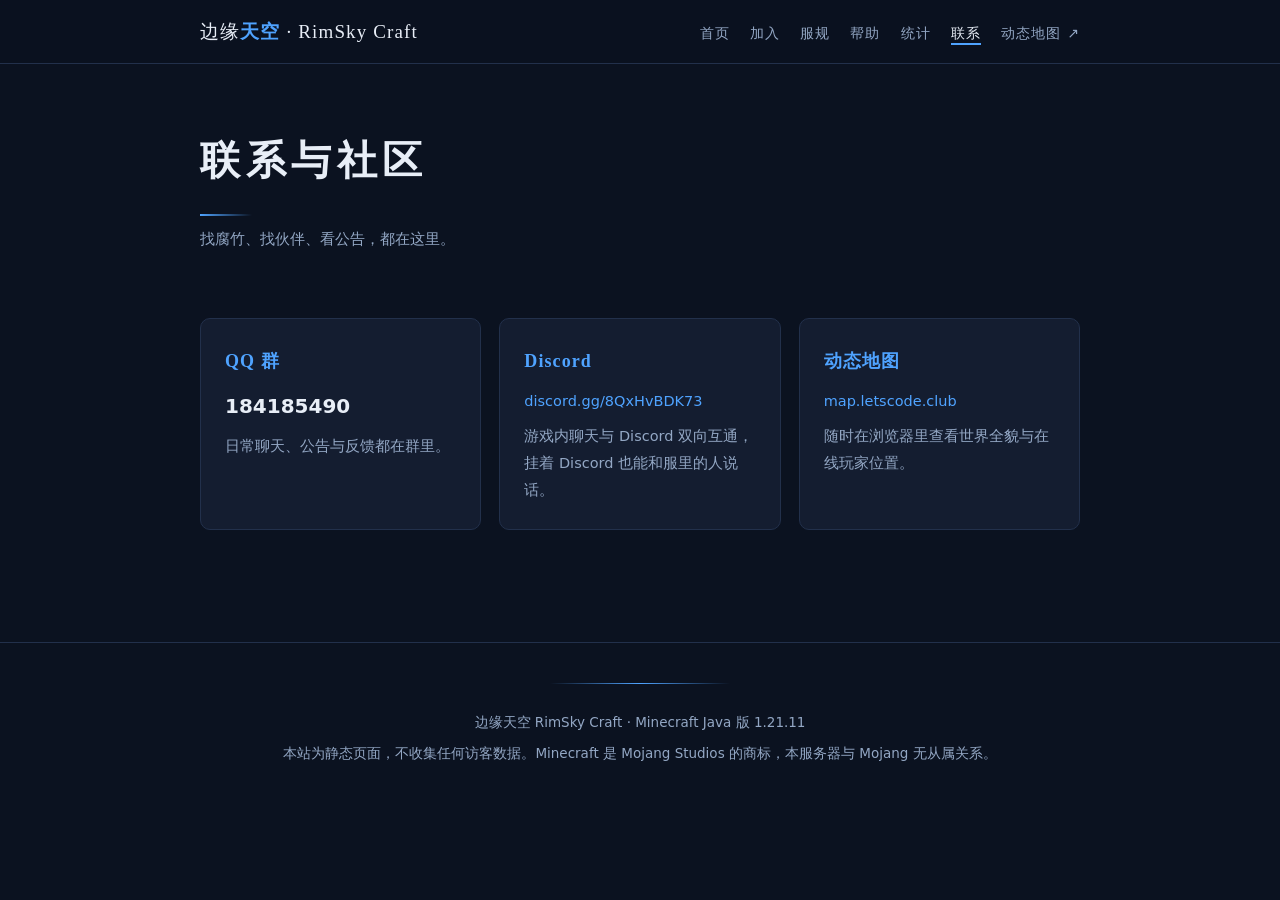
<file: rimsky-web/contact.html>
<!DOCTYPE html>
<html lang="zh-CN">
<head>
<meta charset="UTF-8">
  <link rel="icon" href="favicon.png" type="image/png">
  <link rel="icon" href="favicon.ico" sizes="any">
  <link rel="apple-touch-icon" href="apple-touch-icon.png">
<meta name="viewport" content="width=device-width, initial-scale=1">
<title>联系与社区 · 边缘天空 RimSky Craft</title>
<meta name="description" content="联系边缘天空 RimSky Craft 团队与社区：反馈问题、举报违规、加入玩家社群。">
<link rel="canonical" href="https://rimsky.letscode.club/contact.html">
<link rel="manifest" href="site.webmanifest">
<meta property="og:site_name" content="边缘天空 RimSky Craft">
<meta property="og:type" content="website">
<meta property="og:locale" content="zh_CN">
<meta property="og:title" content="联系与社区 · 边缘天空 RimSky Craft">
<meta property="og:description" content="联系边缘天空 RimSky Craft 团队与社区：反馈问题、举报违规、加入玩家社群。">
<meta property="og:url" content="https://rimsky.letscode.club/contact.html">
<meta property="og:image" content="https://rimsky.letscode.club/img/og-card.png">
<meta property="og:image:width" content="1200">
<meta property="og:image:height" content="630">
<meta property="og:image:alt" content="边缘天空 RimSky Craft — Minecraft 生存服务器">
<meta name="twitter:card" content="summary_large_image">
<meta name="twitter:title" content="联系与社区 · 边缘天空 RimSky Craft">
<meta name="twitter:description" content="联系边缘天空 RimSky Craft 团队与社区：反馈问题、举报违规、加入玩家社群。">
<meta name="twitter:image" content="https://rimsky.letscode.club/img/og-card.png">
<link rel="stylesheet" href="style.css">
</head>
<body>
<nav>
  <div class="nav-inner">
    <span class="brand">边缘<b>天空</b> · RimSky Craft</span>
    <ul>
      <li><a href="index.html">首页</a></li>
      <li><a href="join.html">加入</a></li>
      <li><a href="rules.html">服规</a></li>
      <li><a href="help.html">帮助</a></li>
      <li><a href="stats.html">统计</a></li>
      <li><a href="contact.html" class="on">联系</a></li>
      <li><a href="https://map.letscode.club/" target="_blank" rel="noopener">动态地图 ↗</a></li>
    </ul>
  </div>
</nav>
<header class="page">
  <h1>联系与社区</h1>
  <p>找腐竹、找伙伴、看公告，都在这里。</p>
</header>
<main>
<section>
  <div class="cards">
    <div class="card">
      <h3>QQ 群</h3>
      <p style="font-size:20px;color:var(--text)"><b>184185490</b></p>
      <p>日常聊天、公告与反馈都在群里。</p>
    </div>
    <div class="card">
      <h3>Discord</h3>
      <p><a href="https://discord.gg/8QxHvBDK73" target="_blank" rel="noopener">discord.gg/8QxHvBDK73</a></p>
      <p>游戏内聊天与 Discord 双向互通，挂着 Discord 也能和服里的人说话。</p>
    </div>
    <div class="card">
      <h3>动态地图</h3>
      <p><a href="https://map.letscode.club/" target="_blank" rel="noopener">map.letscode.club</a></p>
      <p>随时在浏览器里查看世界全貌与在线玩家位置。</p>
    </div>
  </div>
</section>
</main>
<footer>
  <div class="horizon" aria-hidden="true"></div>
  <p>边缘天空 RimSky Craft · Minecraft Java 版 1.21.11</p>
  <p>本站为静态页面，不收集任何访客数据。Minecraft 是 Mojang Studios 的商标，本服务器与 Mojang 无从属关系。</p>
</footer>
</body></html>
</file>
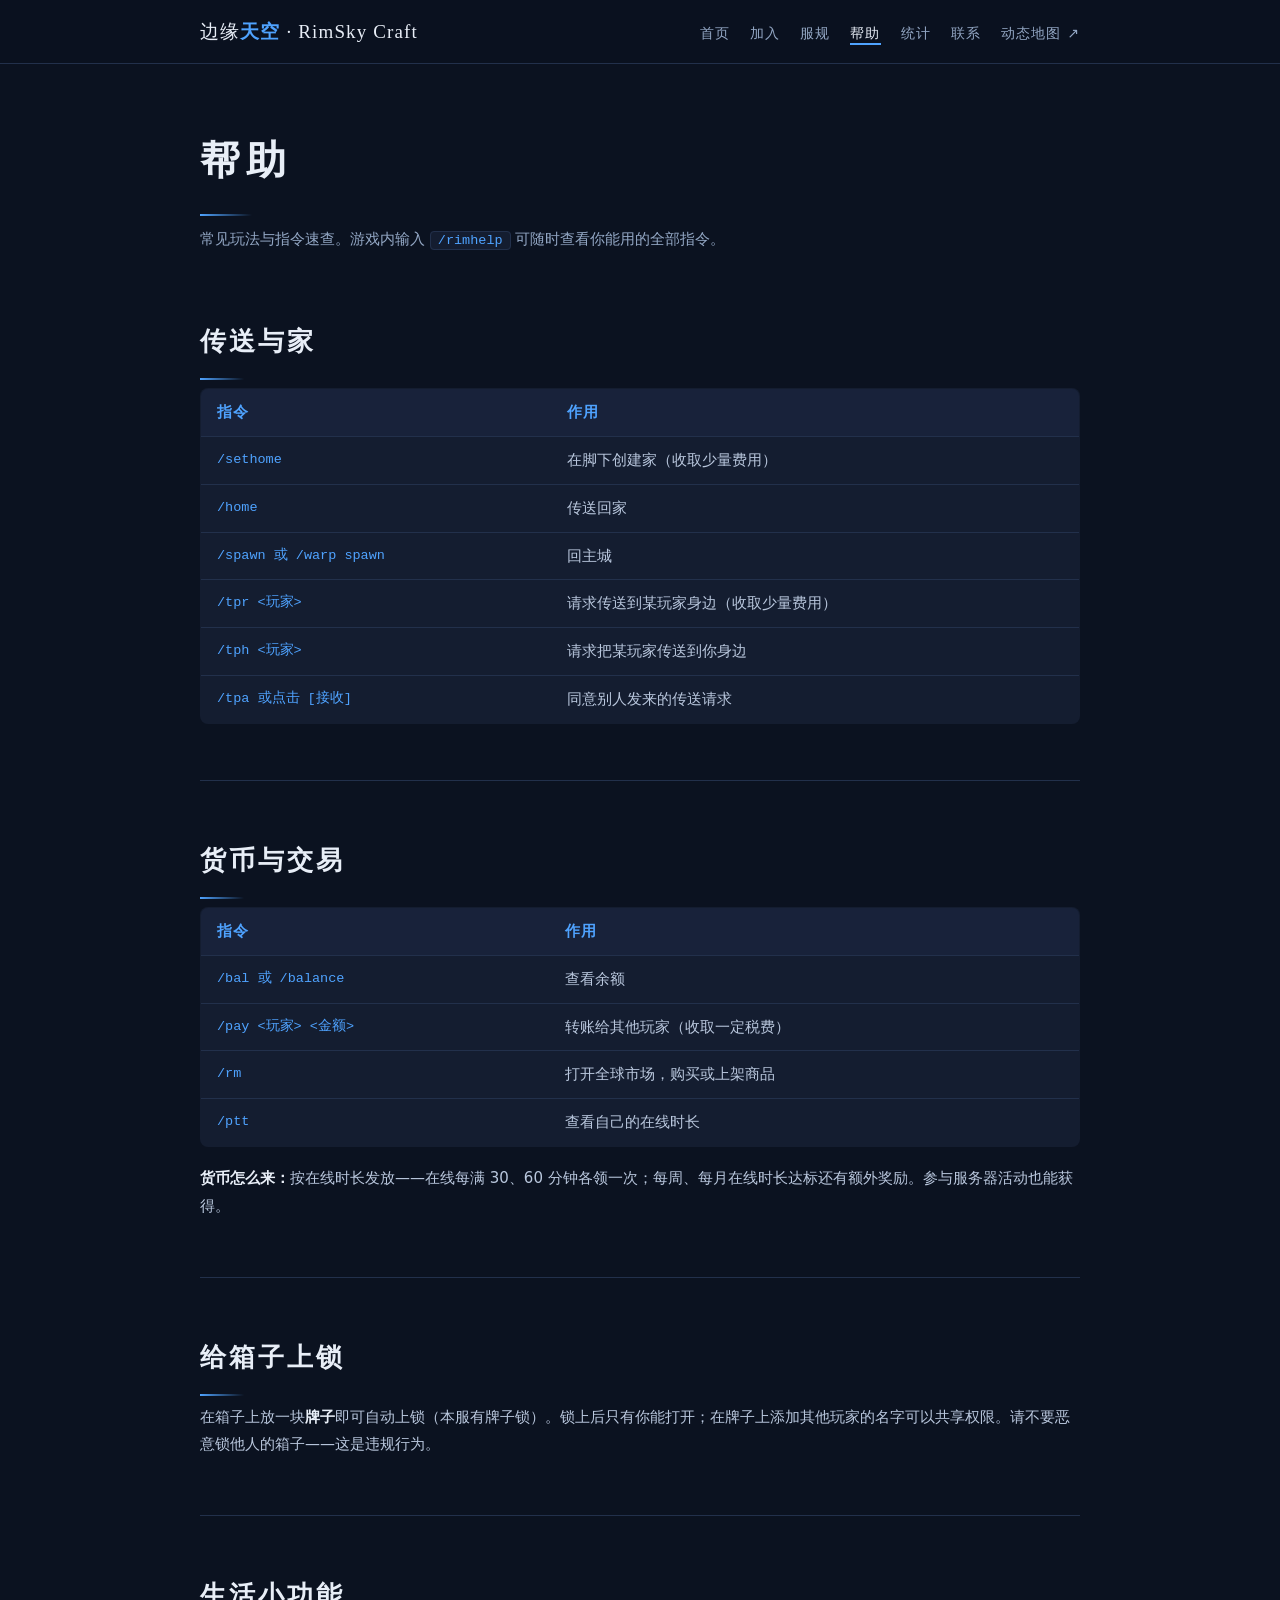
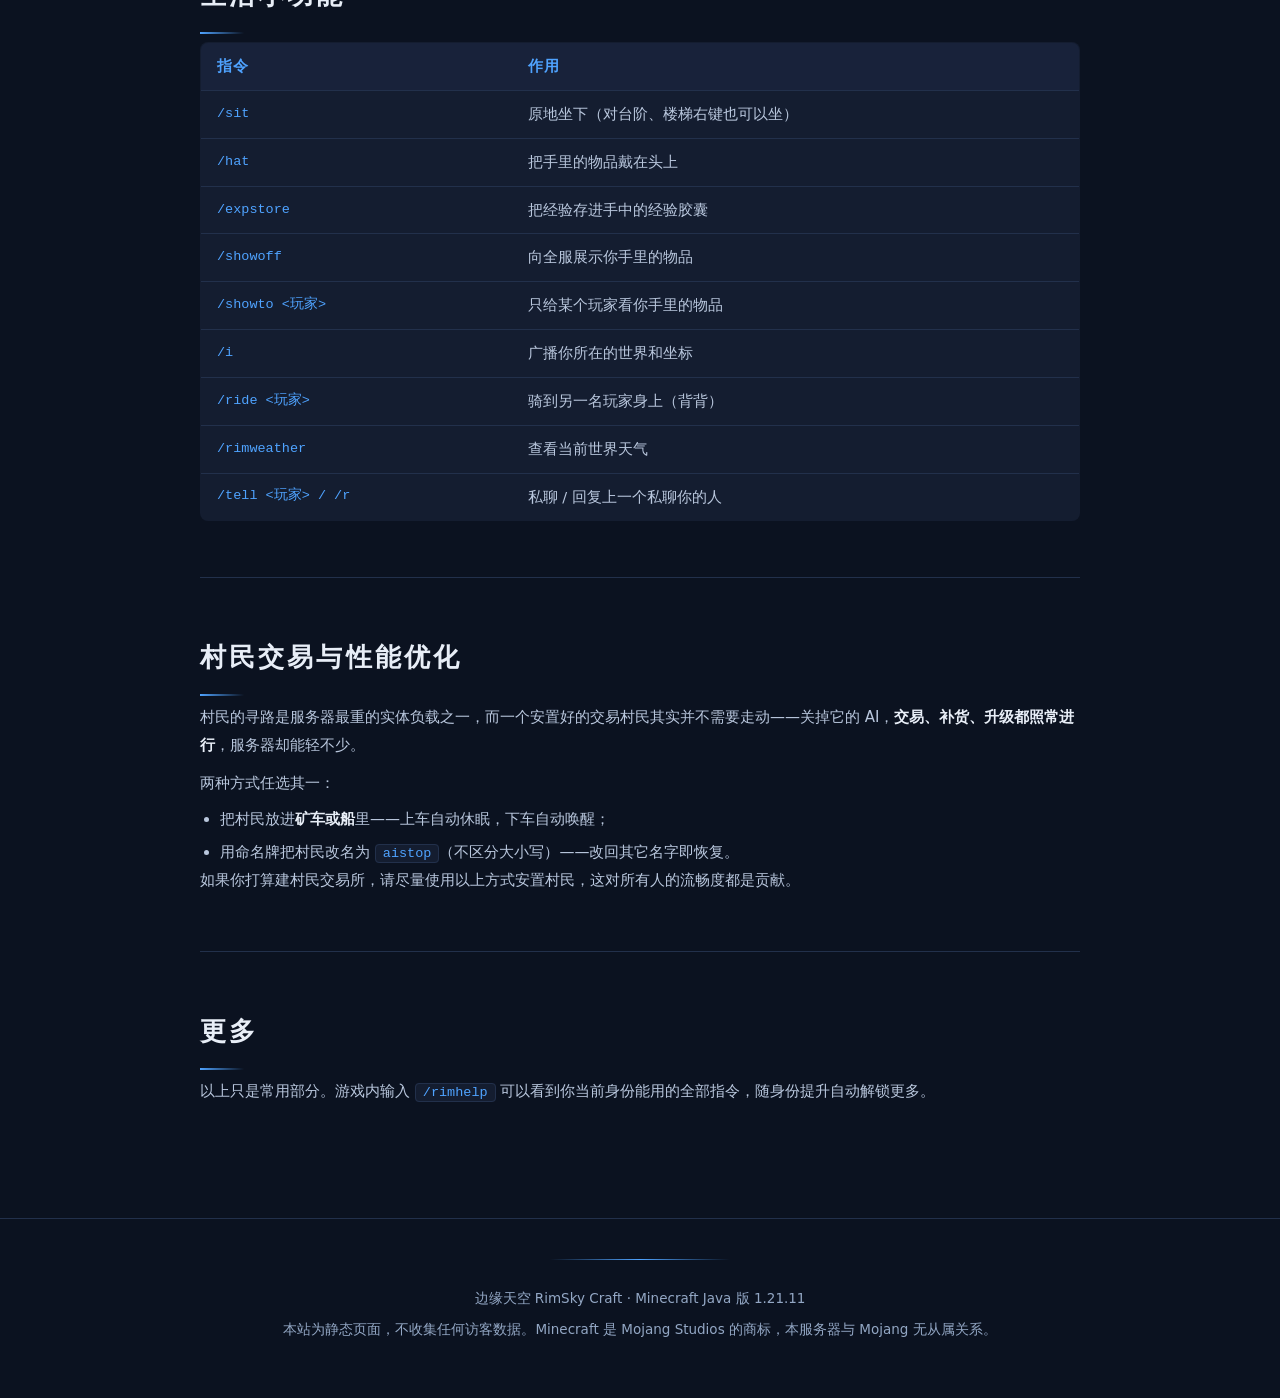
<file: rimsky-web/help.html>
<!DOCTYPE html>
<html lang="zh-CN">
<head>
<meta charset="UTF-8">
  <link rel="icon" href="favicon.png" type="image/png">
  <link rel="icon" href="favicon.ico" sizes="any">
  <link rel="apple-touch-icon" href="apple-touch-icon.png">
<meta name="viewport" content="width=device-width, initial-scale=1">
<title>帮助 · 边缘天空 RimSky Craft</title>
<meta name="description" content="边缘天空 RimSky Craft 帮助中心：常用指令、经济商店、传送、领地保护与自定义附魔系统说明。">
<link rel="canonical" href="https://rimsky.letscode.club/help.html">
<link rel="manifest" href="site.webmanifest">
<meta property="og:site_name" content="边缘天空 RimSky Craft">
<meta property="og:type" content="website">
<meta property="og:locale" content="zh_CN">
<meta property="og:title" content="帮助 · 边缘天空 RimSky Craft">
<meta property="og:description" content="边缘天空 RimSky Craft 帮助中心：常用指令、经济商店、传送、领地保护与自定义附魔系统说明。">
<meta property="og:url" content="https://rimsky.letscode.club/help.html">
<meta property="og:image" content="https://rimsky.letscode.club/img/og-card.png">
<meta property="og:image:width" content="1200">
<meta property="og:image:height" content="630">
<meta property="og:image:alt" content="边缘天空 RimSky Craft — Minecraft 生存服务器">
<meta name="twitter:card" content="summary_large_image">
<meta name="twitter:title" content="帮助 · 边缘天空 RimSky Craft">
<meta name="twitter:description" content="边缘天空 RimSky Craft 帮助中心：常用指令、经济商店、传送、领地保护与自定义附魔系统说明。">
<meta name="twitter:image" content="https://rimsky.letscode.club/img/og-card.png">
<link rel="stylesheet" href="style.css">
</head>
<body>
<nav>
  <div class="nav-inner">
    <span class="brand">边缘<b>天空</b> · RimSky Craft</span>
    <ul>
      <li><a href="index.html">首页</a></li>
      <li><a href="join.html">加入</a></li>
      <li><a href="rules.html">服规</a></li>
      <li><a href="help.html" class="on">帮助</a></li>
      <li><a href="stats.html">统计</a></li>
      <li><a href="contact.html">联系</a></li>
      <li><a href="https://map.letscode.club/" target="_blank" rel="noopener">动态地图 ↗</a></li>
    </ul>
  </div>
</nav>
<header class="page">
  <h1>帮助</h1>
  <p>常见玩法与指令速查。游戏内输入 <code>/rimhelp</code> 可随时查看你能用的全部指令。</p>
</header>
<main>
<section>
  <h2>传送与家</h2>
  <table>
    <tr><th>指令</th><th>作用</th></tr>
    <tr><td>/sethome</td><td>在脚下创建家（收取少量费用）</td></tr>
    <tr><td>/home</td><td>传送回家</td></tr>
    <tr><td>/spawn 或 /warp spawn</td><td>回主城</td></tr>
    <tr><td>/tpr &lt;玩家&gt;</td><td>请求传送到某玩家身边（收取少量费用）</td></tr>
    <tr><td>/tph &lt;玩家&gt;</td><td>请求把某玩家传送到你身边</td></tr>
    <tr><td>/tpa 或点击 [接收]</td><td>同意别人发来的传送请求</td></tr>
  </table>
</section>
<section>
  <h2>货币与交易</h2>
  <table>
    <tr><th>指令</th><th>作用</th></tr>
    <tr><td>/bal 或 /balance</td><td>查看余额</td></tr>
    <tr><td>/pay &lt;玩家&gt; &lt;金额&gt;</td><td>转账给其他玩家（收取一定税费）</td></tr>
    <tr><td>/rm</td><td>打开全球市场，购买或上架商品</td></tr>
    <tr><td>/ptt</td><td>查看自己的在线时长</td></tr>
  </table>
  <div class="prose" style="margin-top:18px">
    <p><b>货币怎么来：</b>按在线时长发放——在线每满 30、60 分钟各领一次；每周、每月在线时长达标还有额外奖励。参与服务器活动也能获得。</p>
  </div>
</section>
<section class="prose">
  <h2>给箱子上锁</h2>
  <p>在箱子上放一块<b>牌子</b>即可自动上锁（本服有牌子锁）。锁上后只有你能打开；在牌子上添加其他玩家的名字可以共享权限。请不要恶意锁他人的箱子——这是违规行为。</p>
</section>
<section>
  <h2>生活小功能</h2>
  <table>
    <tr><th>指令</th><th>作用</th></tr>
    <tr><td>/sit</td><td>原地坐下（对台阶、楼梯右键也可以坐）</td></tr>
    <tr><td>/hat</td><td>把手里的物品戴在头上</td></tr>
    <tr><td>/expstore</td><td>把经验存进手中的经验胶囊</td></tr>
    <tr><td>/showoff</td><td>向全服展示你手里的物品</td></tr>
    <tr><td>/showto &lt;玩家&gt;</td><td>只给某个玩家看你手里的物品</td></tr>
    <tr><td>/i</td><td>广播你所在的世界和坐标</td></tr>
    <tr><td>/ride &lt;玩家&gt;</td><td>骑到另一名玩家身上（背背）</td></tr>
    <tr><td>/rimweather</td><td>查看当前世界天气</td></tr>
    <tr><td>/tell &lt;玩家&gt; / /r</td><td>私聊 / 回复上一个私聊你的人</td></tr>
  </table>
</section>
<section class="prose">
  <h2>村民交易与性能优化</h2>
  <p>村民的寻路是服务器最重的实体负载之一，而一个安置好的交易村民其实并不需要走动——关掉它的 AI，<b>交易、补货、升级都照常进行</b>，服务器却能轻不少。</p>
  <p>两种方式任选其一：</p>
  <ul>
    <li>把村民放进<b>矿车或船</b>里——上车自动休眠，下车自动唤醒；</li>
    <li>用命名牌把村民改名为 <code>aistop</code>（不区分大小写）——改回其它名字即恢复。</li>
  </ul>
  <p>如果你打算建村民交易所，请尽量使用以上方式安置村民，这对所有人的流畅度都是贡献。</p>
</section>
<section class="prose">
  <h2>更多</h2>
  <p>以上只是常用部分。游戏内输入 <code>/rimhelp</code> 可以看到你当前身份能用的全部指令，随身份提升自动解锁更多。</p>
</section>
</main>
<footer>
  <div class="horizon" aria-hidden="true"></div>
  <p>边缘天空 RimSky Craft · Minecraft Java 版 1.21.11</p>
  <p>本站为静态页面，不收集任何访客数据。Minecraft 是 Mojang Studios 的商标，本服务器与 Mojang 无从属关系。</p>
</footer>
</body></html>
</file>
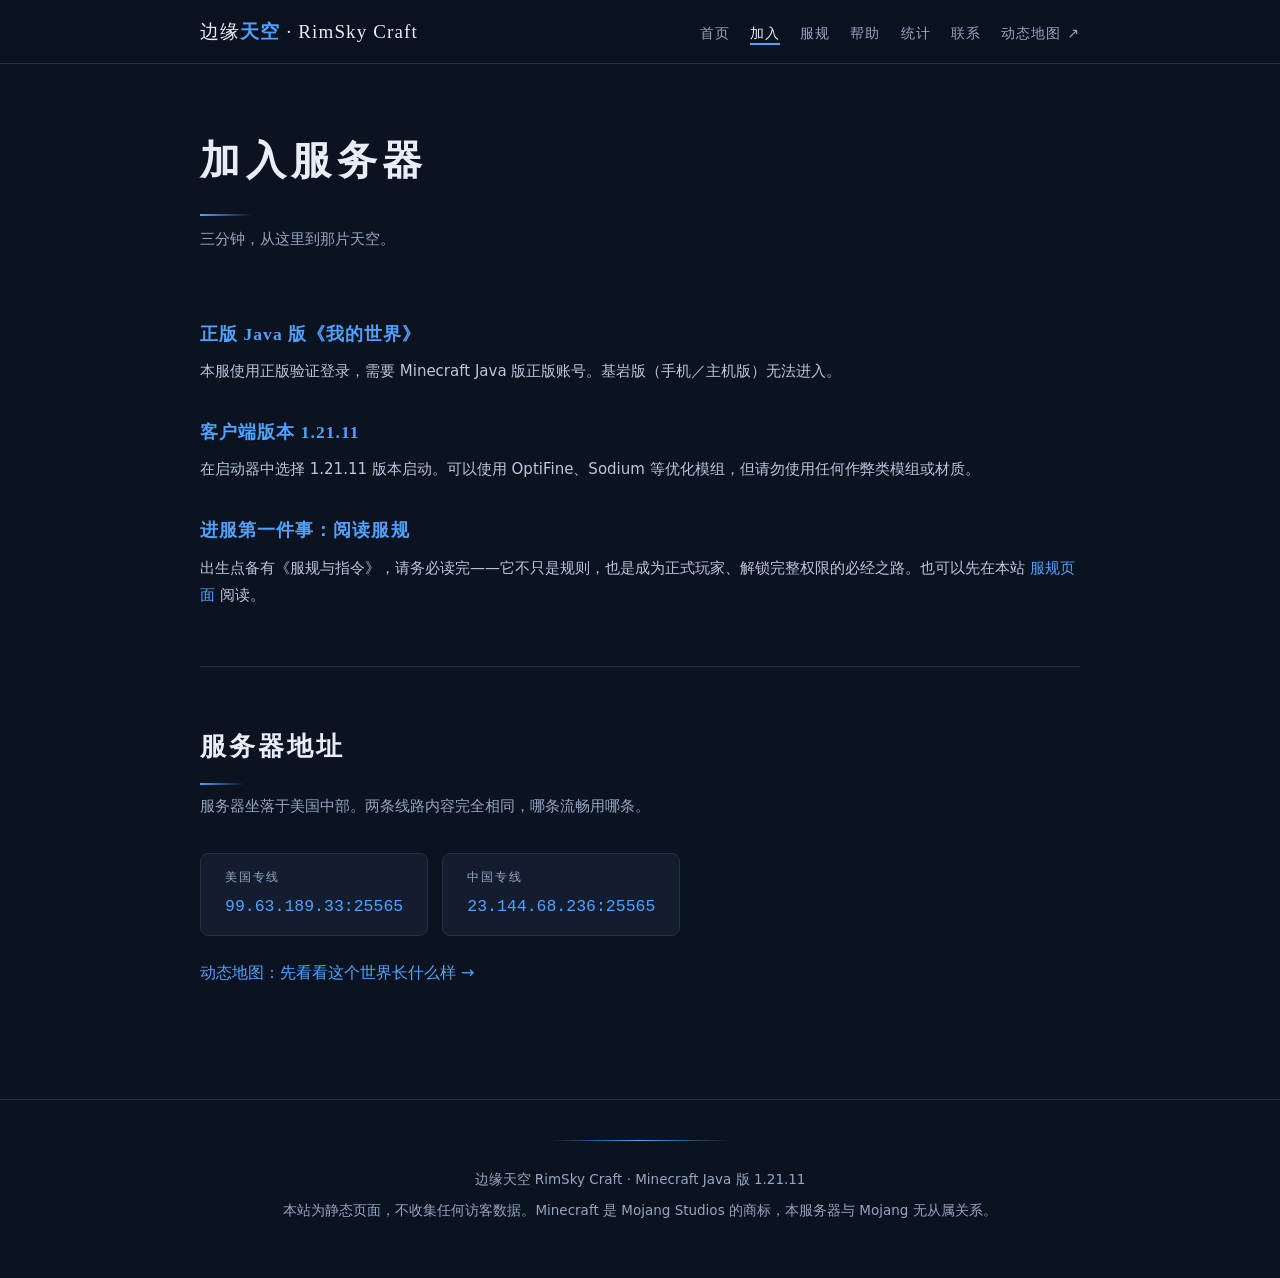
<file: rimsky-web/join.html>
<!DOCTYPE html>
<html lang="zh-CN">
<head>
<meta charset="UTF-8">
  <link rel="icon" href="favicon.png" type="image/png">
  <link rel="icon" href="favicon.ico" sizes="any">
  <link rel="apple-touch-icon" href="apple-touch-icon.png">
<meta name="viewport" content="width=device-width, initial-scale=1">
<title>加入服务器 · 边缘天空 RimSky Craft</title>
<meta name="description" content="如何加入边缘天空 RimSky Craft 我的世界生存服务器：服务器地址、版本要求 1.21.11、正版登录说明与新手入门指引。">
<link rel="canonical" href="https://rimsky.letscode.club/join.html">
<link rel="manifest" href="site.webmanifest">
<meta property="og:site_name" content="边缘天空 RimSky Craft">
<meta property="og:type" content="website">
<meta property="og:locale" content="zh_CN">
<meta property="og:title" content="加入服务器 · 边缘天空 RimSky Craft">
<meta property="og:description" content="如何加入边缘天空 RimSky Craft 我的世界生存服务器：服务器地址、版本要求 1.21.11、正版登录说明与新手入门指引。">
<meta property="og:url" content="https://rimsky.letscode.club/join.html">
<meta property="og:image" content="https://rimsky.letscode.club/img/og-card.png">
<meta property="og:image:width" content="1200">
<meta property="og:image:height" content="630">
<meta property="og:image:alt" content="边缘天空 RimSky Craft — Minecraft 生存服务器">
<meta name="twitter:card" content="summary_large_image">
<meta name="twitter:title" content="加入服务器 · 边缘天空 RimSky Craft">
<meta name="twitter:description" content="如何加入边缘天空 RimSky Craft 我的世界生存服务器：服务器地址、版本要求 1.21.11、正版登录说明与新手入门指引。">
<meta name="twitter:image" content="https://rimsky.letscode.club/img/og-card.png">
<link rel="stylesheet" href="style.css">
</head>
<body>
<nav>
  <div class="nav-inner">
    <span class="brand">边缘<b>天空</b> · RimSky Craft</span>
    <ul>
      <li><a href="index.html">首页</a></li>
      <li><a href="join.html" class="on">加入</a></li>
      <li><a href="rules.html">服规</a></li>
      <li><a href="help.html">帮助</a></li>
      <li><a href="stats.html">统计</a></li>
      <li><a href="contact.html">联系</a></li>
      <li><a href="https://map.letscode.club/" target="_blank" rel="noopener">动态地图 ↗</a></li>
    </ul>
  </div>
</nav>
<header class="page">
  <h1>加入服务器</h1>
  <p>三分钟，从这里到那片天空。</p>
</header>
<main>
<section class="prose">
  <h3>正版 Java 版《我的世界》</h3>
  <p>本服使用正版验证登录，需要 Minecraft Java 版正版账号。基岩版（手机／主机版）无法进入。</p>
  <h3>客户端版本 1.21.11</h3>
  <p>在启动器中选择 1.21.11 版本启动。可以使用 OptiFine、Sodium 等优化模组，但请勿使用任何作弊类模组或材质。</p>
  <h3>进服第一件事：阅读服规</h3>
  <p>出生点备有《服规与指令》，请务必读完——它不只是规则，也是成为正式玩家、解锁完整权限的必经之路。也可以先在本站 <a href="rules.html">服规页面</a> 阅读。</p>
</section>
<section>
  <h2>服务器地址</h2>
  <p class="sub">服务器坐落于美国中部。两条线路内容完全相同，哪条流畅用哪条。</p>
  <div class="addrs" style="justify-content:flex-start">
    <div class="addr"><small>美国专线</small><code>99.63.189.33:25565</code></div>
    <div class="addr"><small>中国专线</small><code>23.144.68.236:25565</code></div>
  </div>
  <p style="margin-top:22px"><a href="https://map.letscode.club/" target="_blank" rel="noopener">动态地图：先看看这个世界长什么样 →</a></p>
</section>
</main>
<footer>
  <div class="horizon" aria-hidden="true"></div>
  <p>边缘天空 RimSky Craft · Minecraft Java 版 1.21.11</p>
  <p>本站为静态页面，不收集任何访客数据。Minecraft 是 Mojang Studios 的商标，本服务器与 Mojang 无从属关系。</p>
</footer>
</body></html>
</file>
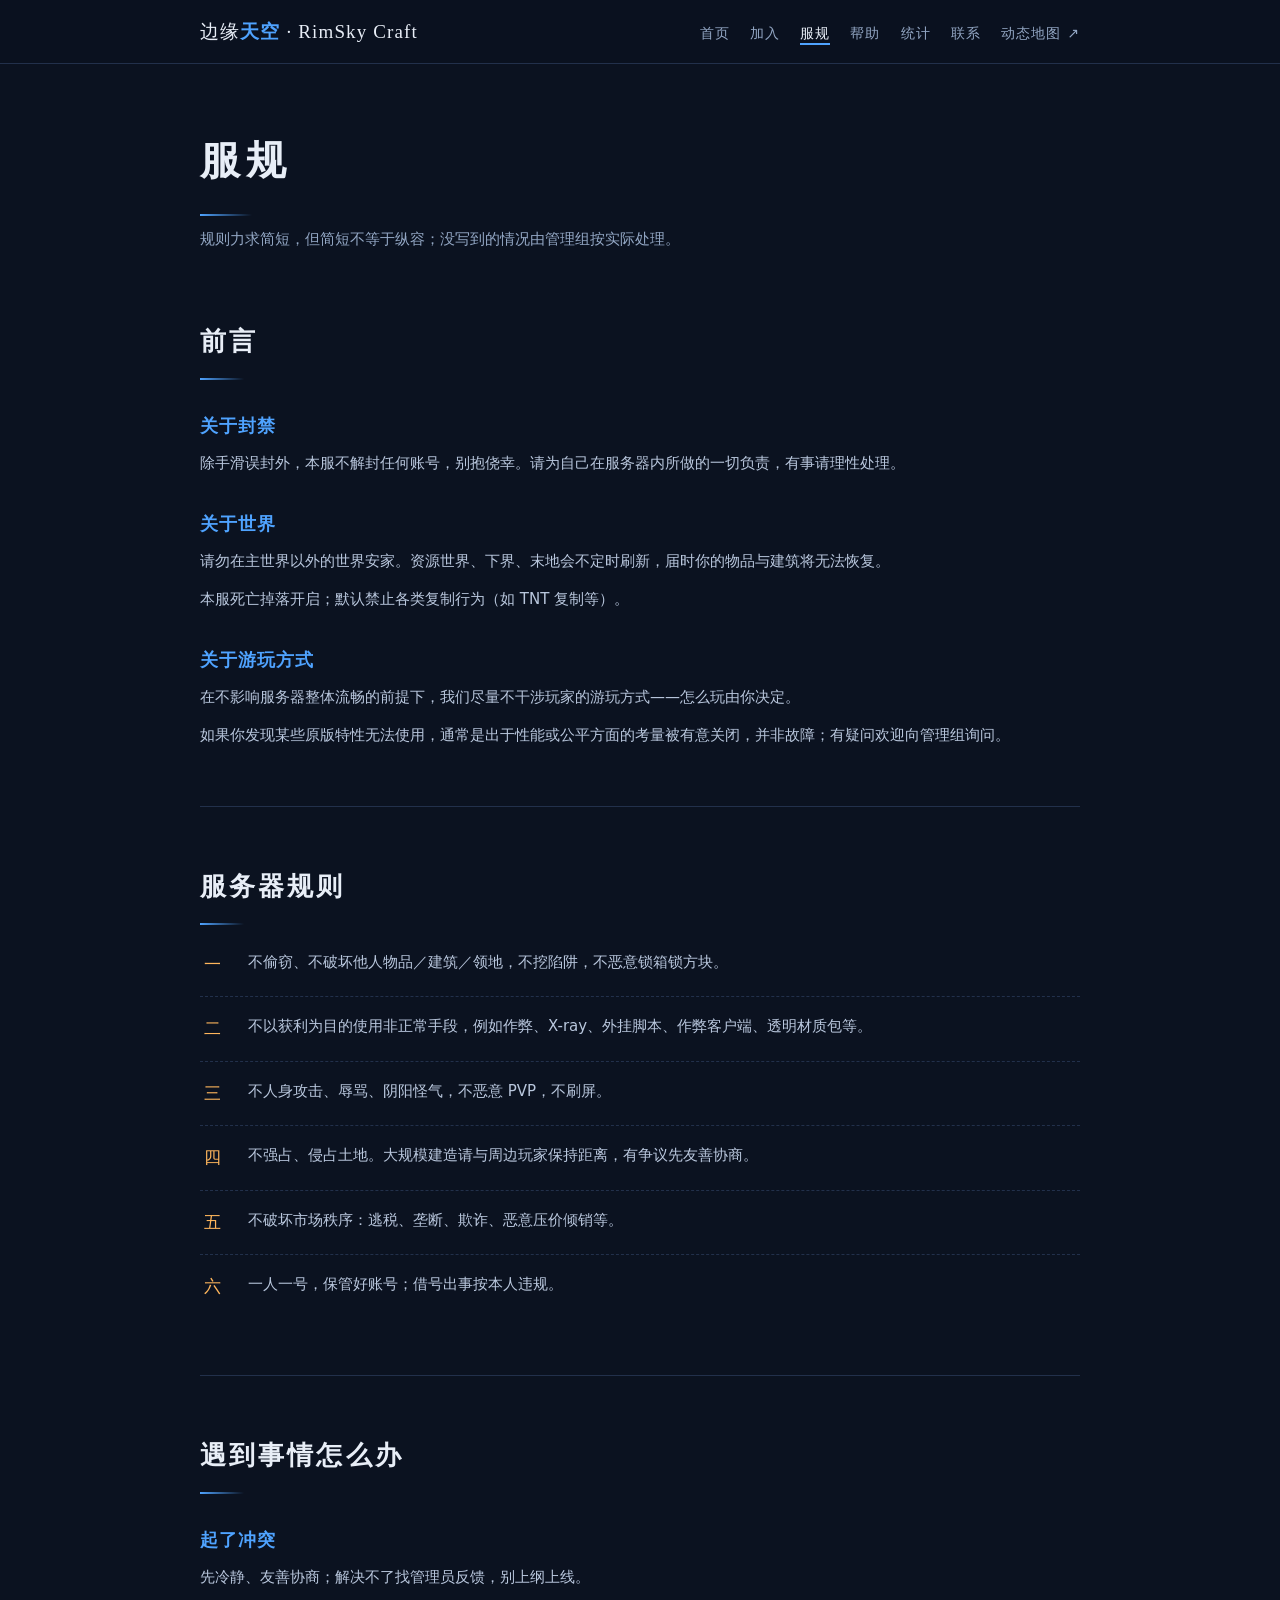
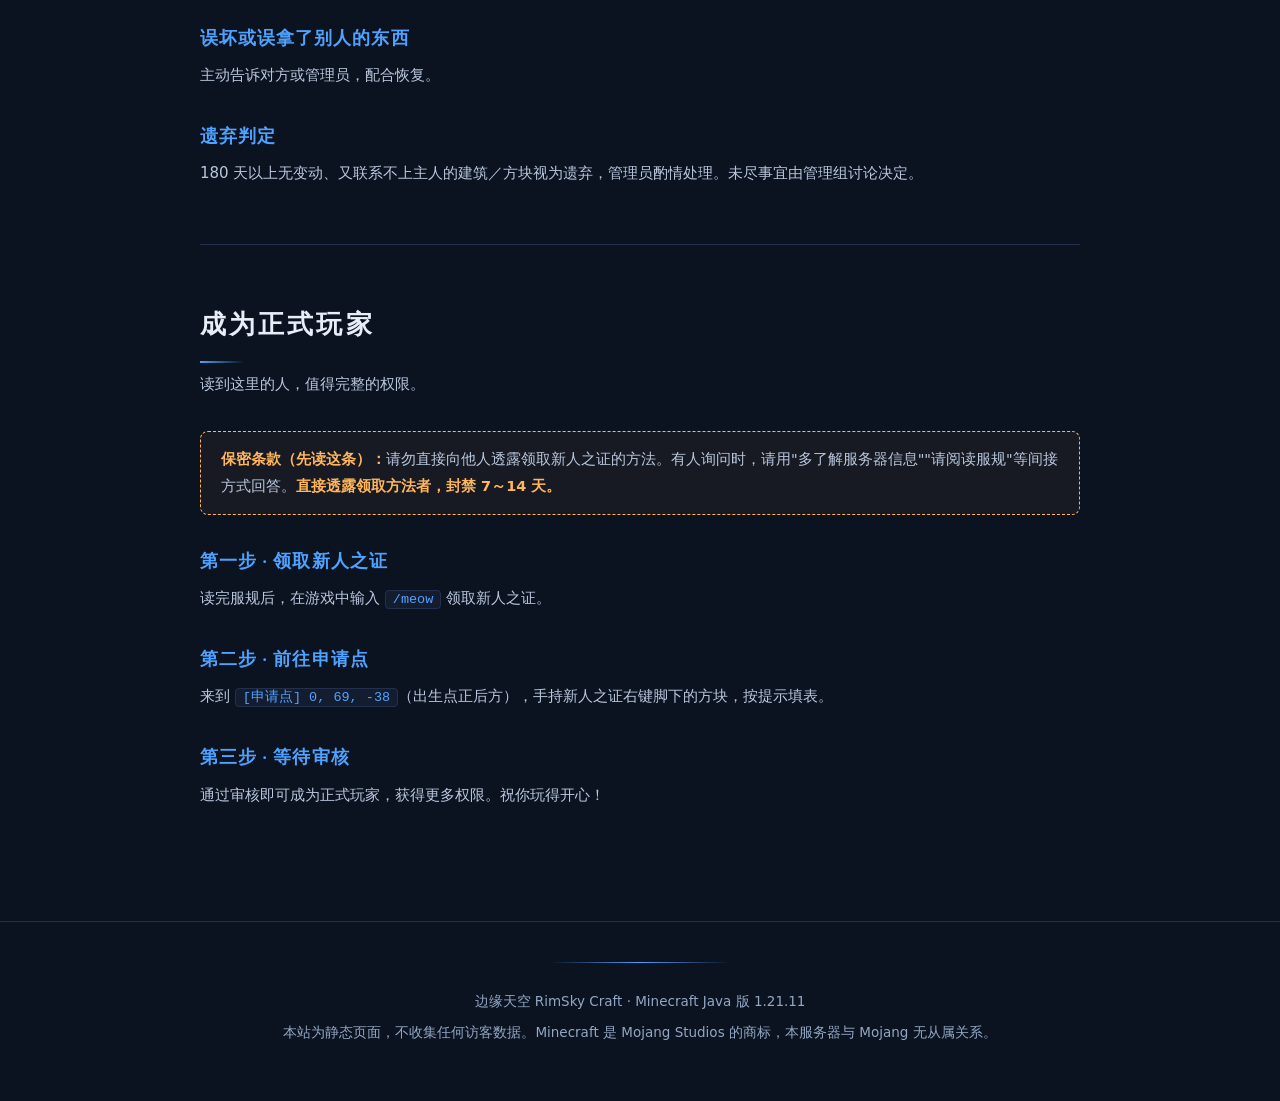
<file: rimsky-web/rules.html>
<!DOCTYPE html>
<html lang="zh-CN">
<head>
<meta charset="UTF-8">
  <link rel="icon" href="favicon.png" type="image/png">
  <link rel="icon" href="favicon.ico" sizes="any">
  <link rel="apple-touch-icon" href="apple-touch-icon.png">
<meta name="viewport" content="width=device-width, initial-scale=1">
<title>服规 · 边缘天空 RimSky Craft</title>
<meta name="description" content="边缘天空 RimSky Craft 服务器规则：公平游戏、禁止作弊与破坏，营造友好干净的生存环境。">
<link rel="canonical" href="https://rimsky.letscode.club/rules.html">
<link rel="manifest" href="site.webmanifest">
<meta property="og:site_name" content="边缘天空 RimSky Craft">
<meta property="og:type" content="website">
<meta property="og:locale" content="zh_CN">
<meta property="og:title" content="服规 · 边缘天空 RimSky Craft">
<meta property="og:description" content="边缘天空 RimSky Craft 服务器规则：公平游戏、禁止作弊与破坏，营造友好干净的生存环境。">
<meta property="og:url" content="https://rimsky.letscode.club/rules.html">
<meta property="og:image" content="https://rimsky.letscode.club/img/og-card.png">
<meta property="og:image:width" content="1200">
<meta property="og:image:height" content="630">
<meta property="og:image:alt" content="边缘天空 RimSky Craft — Minecraft 生存服务器">
<meta name="twitter:card" content="summary_large_image">
<meta name="twitter:title" content="服规 · 边缘天空 RimSky Craft">
<meta name="twitter:description" content="边缘天空 RimSky Craft 服务器规则：公平游戏、禁止作弊与破坏，营造友好干净的生存环境。">
<meta name="twitter:image" content="https://rimsky.letscode.club/img/og-card.png">
<link rel="stylesheet" href="style.css">
</head>
<body>
<nav>
  <div class="nav-inner">
    <span class="brand">边缘<b>天空</b> · RimSky Craft</span>
    <ul>
      <li><a href="index.html">首页</a></li>
      <li><a href="join.html">加入</a></li>
      <li><a href="rules.html" class="on">服规</a></li>
      <li><a href="help.html">帮助</a></li>
      <li><a href="stats.html">统计</a></li>
      <li><a href="contact.html">联系</a></li>
      <li><a href="https://map.letscode.club/" target="_blank" rel="noopener">动态地图 ↗</a></li>
    </ul>
  </div>
</nav>
<header class="page">
  <h1>服规</h1>
  <p>规则力求简短，但简短不等于纵容；没写到的情况由管理组按实际处理。</p>
</header>
<main>
<section class="prose">
  <h2>前言</h2>
  <h3>关于封禁</h3>
  <p>除手滑误封外，本服不解封任何账号，别抱侥幸。请为自己在服务器内所做的一切负责，有事请理性处理。</p>
  <h3>关于世界</h3>
  <p>请勿在主世界以外的世界安家。资源世界、下界、末地会不定时刷新，届时你的物品与建筑将无法恢复。</p>
  <p>本服死亡掉落开启；默认禁止各类复制行为（如 TNT 复制等）。</p>
  <h3>关于游玩方式</h3>
  <p>在不影响服务器整体流畅的前提下，我们尽量不干涉玩家的游玩方式——怎么玩由你决定。</p>
  <p>如果你发现某些原版特性无法使用，通常是出于性能或公平方面的考量被有意关闭，并非故障；有疑问欢迎向管理组询问。</p>
</section>
<section>
  <h2>服务器规则</h2>
  <ul class="rulelist">
    <li><span class="no">一</span><span>不偷窃、不破坏他人物品／建筑／领地，不挖陷阱，不恶意锁箱锁方块。</span></li>
    <li><span class="no">二</span><span>不以获利为目的使用非正常手段，例如作弊、X-ray、外挂脚本、作弊客户端、透明材质包等。</span></li>
    <li><span class="no">三</span><span>不人身攻击、辱骂、阴阳怪气，不恶意 PVP，不刷屏。</span></li>
    <li><span class="no">四</span><span>不强占、侵占土地。大规模建造请与周边玩家保持距离，有争议先友善协商。</span></li>
    <li><span class="no">五</span><span>不破坏市场秩序：逃税、垄断、欺诈、恶意压价倾销等。</span></li>
    <li><span class="no">六</span><span>一人一号，保管好账号；借号出事按本人违规。</span></li>
  </ul>
</section>
<section class="prose">
  <h2>遇到事情怎么办</h2>
  <h3>起了冲突</h3>
  <p>先冷静、友善协商；解决不了找管理员反馈，别上纲上线。</p>
  <h3>误坏或误拿了别人的东西</h3>
  <p>主动告诉对方或管理员，配合恢复。</p>
  <h3>遗弃判定</h3>
  <p>180 天以上无变动、又联系不上主人的建筑／方块视为遗弃，管理员酌情处理。未尽事宜由管理组讨论决定。</p>
</section>
<section class="prose">
  <h2>成为正式玩家</h2>
  <p class="sub">读到这里的人，值得完整的权限。</p>
  <div class="note"><b>保密条款（先读这条）：</b>请勿直接向他人透露领取新人之证的方法。有人询问时，请用"多了解服务器信息""请阅读服规"等间接方式回答。<b>直接透露领取方法者，封禁 7～14 天。</b></div>
  <h3>第一步 · 领取新人之证</h3>
  <p>读完服规后，在游戏中输入 <code>/meow</code> 领取新人之证。</p>
  <h3>第二步 · 前往申请点</h3>
  <p>来到 <code>[申请点] 0, 69, -38</code>（出生点正后方），手持新人之证右键脚下的方块，按提示填表。</p>
  <h3>第三步 · 等待审核</h3>
  <p>通过审核即可成为正式玩家，获得更多权限。祝你玩得开心！</p>
</section>
</main>
<footer>
  <div class="horizon" aria-hidden="true"></div>
  <p>边缘天空 RimSky Craft · Minecraft Java 版 1.21.11</p>
  <p>本站为静态页面，不收集任何访客数据。Minecraft 是 Mojang Studios 的商标，本服务器与 Mojang 无从属关系。</p>
</footer>
</body></html>
</file>
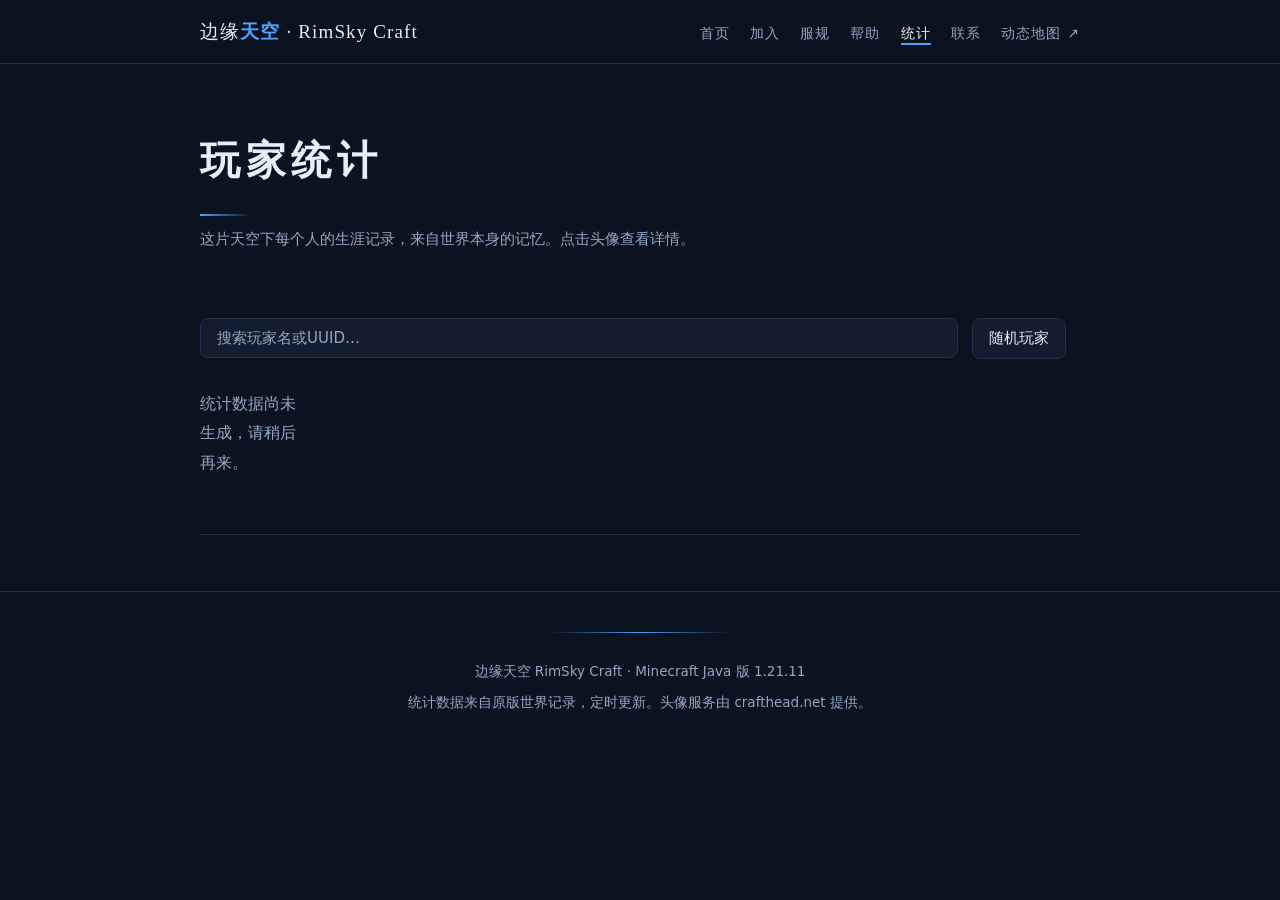
<file: rimsky-web/stats.html>
<!DOCTYPE html>
<html lang="zh-CN">
<head>
<meta charset="UTF-8">
  <link rel="icon" href="favicon.png" type="image/png">
  <link rel="icon" href="favicon.ico" sizes="any">
  <link rel="apple-touch-icon" href="apple-touch-icon.png">
<meta name="viewport" content="width=device-width, initial-scale=1">
<title>玩家统计 · 边缘天空 RimSky Craft</title>
<meta name="description" content="边缘天空 RimSky Craft 玩家统计：游玩时长、成就、挖矿数据与稀有矿物分布，数据每小时更新。">
<link rel="canonical" href="https://rimsky.letscode.club/stats.html">
<link rel="manifest" href="site.webmanifest">
<meta property="og:site_name" content="边缘天空 RimSky Craft">
<meta property="og:type" content="website">
<meta property="og:locale" content="zh_CN">
<meta property="og:title" content="玩家统计 · 边缘天空 RimSky Craft">
<meta property="og:description" content="边缘天空 RimSky Craft 玩家统计：游玩时长、成就、挖矿数据与稀有矿物分布，数据每小时更新。">
<meta property="og:url" content="https://rimsky.letscode.club/stats.html">
<meta property="og:image" content="https://rimsky.letscode.club/img/og-card.png">
<meta property="og:image:width" content="1200">
<meta property="og:image:height" content="630">
<meta property="og:image:alt" content="边缘天空 RimSky Craft — Minecraft 生存服务器">
<meta name="twitter:card" content="summary_large_image">
<meta name="twitter:title" content="玩家统计 · 边缘天空 RimSky Craft">
<meta name="twitter:description" content="边缘天空 RimSky Craft 玩家统计：游玩时长、成就、挖矿数据与稀有矿物分布，数据每小时更新。">
<meta name="twitter:image" content="https://rimsky.letscode.club/img/og-card.png">
<link rel="stylesheet" href="style.css">
<style>
.demo-banner{max-width:920px;margin:18px auto -30px;padding:10px 20px;font-size:13.5px;
  color:var(--dawn);background:rgba(255,182,92,.06);border:1px dashed var(--dawn);border-radius:8px}
.toolbar{display:flex;gap:14px;align-items:center;flex-wrap:wrap;margin-bottom:30px}
.toolbar input{flex:1;min-width:200px;padding:10px 16px;font-size:15px;font-family:var(--sans);
  color:var(--text);background:var(--panel);border:1px solid var(--line);border-radius:8px}
.toolbar input::placeholder{color:var(--muted)}
.toolbar input:focus{outline:2px solid var(--sky);outline-offset:1px}
.luckybtn{padding:10px 16px;font-size:15px;font-family:var(--sans);color:var(--text);
  background:var(--panel);border:1px solid var(--line);border-radius:8px;cursor:pointer;white-space:nowrap}
.luckybtn:hover{outline:2px solid var(--sky);outline-offset:1px}
.gen{color:var(--muted);font-size:13px}
/* 头像墙 */
.heads{display:grid;grid-template-columns:repeat(auto-fill,minmax(104px,1fr));gap:18px}
.head{display:flex;flex-direction:column;align-items:center;gap:9px;padding:16px 6px 13px;
  background:var(--panel);border:1px solid var(--line);border-radius:10px;color:var(--text);
  transition:border-color .15s,transform .15s}
.head:hover{border-color:var(--sky);transform:translateY(-2px);color:var(--text)}
.head img{width:56px;height:56px;border-radius:6px;image-rendering:pixelated;
  box-shadow:0 3px 10px rgba(0,0,0,.4)}
.head .hn{font-size:13px;letter-spacing:.02em;max-width:100%;overflow:hidden;text-overflow:ellipsis;white-space:nowrap}
.head .hh{font-size:11.5px;color:var(--muted)}
/* 个人页 */
.pv-top{display:flex;gap:22px;align-items:center;margin-bottom:34px}
.pv-top img{width:88px;height:88px;border-radius:10px;image-rendering:pixelated;
  box-shadow:0 4px 16px rgba(0,0,0,.5)}
.pv-top h1{font-size:clamp(26px,4vw,36px)}
.pv-top h1::after{display:none}
.pv-top .meta{color:var(--muted);font-size:14px;margin-top:6px}
.backlink{display:inline-block;margin:0 0 20px;font-size:14px}
.tiles{display:grid;grid-template-columns:repeat(auto-fit,minmax(140px,1fr));gap:14px}
.tile{background:var(--panel);border:1px solid var(--line);border-radius:10px;padding:16px 18px;text-align:center}
.tile .v{font-family:var(--serif);font-size:23px;color:var(--sky)}
.tile .k{color:var(--muted);font-size:12.5px;letter-spacing:.1em;margin-top:2px}
/* 甜甜圈图 */
.mine-wrap{display:flex;gap:44px;align-items:center;flex-wrap:wrap}
.donut{flex:0 0 auto}
.legend{flex:1;min-width:250px;display:grid;gap:8px}
.leg{display:grid;grid-template-columns:14px 1fr 62px 72px;gap:12px;align-items:center;font-size:13.5px}
.leg .dot{width:12px;height:12px;border-radius:3px}
.leg .ln{color:var(--text);white-space:nowrap;overflow:hidden;text-overflow:ellipsis}
.leg .lp{color:var(--sky);font-family:var(--mono);font-size:12.5px;text-align:right}
.leg .lv{color:var(--muted);font-family:var(--mono);font-size:12px;text-align:right}
.chips{display:flex;flex-wrap:wrap;gap:8px}
.chip{background:var(--panel);border:1px solid var(--line);border-radius:20px;padding:4px 14px;
  font-size:13px;color:var(--body)}
.hidden{display:none}
</style>
</head>
<body>
<nav>
  <div class="nav-inner">
    <span class="brand">边缘<b>天空</b> · RimSky Craft</span>
    <ul>
      <li><a href="index.html">首页</a></li>
      <li><a href="join.html">加入</a></li>
      <li><a href="rules.html">服规</a></li>
      <li><a href="help.html">帮助</a></li>
      <li><a href="stats.html" class="on">统计</a></li>
      <li><a href="contact.html">联系</a></li>
      <li><a href="https://map.letscode.club/" target="_blank" rel="noopener">动态地图 ↗</a></li>
    </ul>
  </div>
</nav>

<div id="demoBanner" class="demo-banner hidden">这里展示的是<b>演示数据</b>——接入服务器的定时导出后，此页会自动换成全体玩家的真实生涯记录（头像即为玩家皮肤）。</div>

<header class="page" id="listHead">
  <h1>玩家统计</h1>
  <p>这片天空下每个人的生涯记录，来自世界本身的记忆。点击头像查看详情。</p>
</header>

<main>
<section id="listView">
  <div class="toolbar">
    <input id="search" type="search" placeholder="搜索玩家名或UUID…" aria-label="搜索玩家名或UUID">
    <button id="lucky" type="button" class="luckybtn" title="随机看一位玩家">随机玩家</button>
    <span class="gen" id="genTime"></span>
  </div>
  <div class="heads" id="heads"></div>
</section>

<section id="playerView" class="hidden">
  <a class="backlink" href="stats.html">← 返回玩家列表</a>
  <a class="backlink" id="luckyAgain" href="#" style="margin-left:14px">随机再看一位 →</a>
  <div class="pv-top">
    <img id="pvAvatar" alt="" width="88" height="88">
    <div>
      <h1 id="pvName"></h1>
      <div class="meta" id="pvMeta"></div>
    </div>
  </div>
  <div class="tiles" id="tiles"></div>
  <h2 style="margin-top:44px">挖矿数据</h2>
  <p class="sub">矿物开采分布（可用于自查与识别异常挖掘行为）</p>
  <div class="ore-line" id="oreLine" style="margin:6px 0 14px;font-size:15px;line-height:1.9"></div>
  <div class="mine-wrap">
    <svg id="donut" class="donut" width="210" height="210" viewBox="0 0 210 210" role="img" aria-label="矿物分布图"></svg>
    <div class="legend" id="legend"></div>
  </div>
  <h2 style="margin-top:48px">最近达成的成就</h2>
  <p class="sub" id="advCount"></p>
  <div class="chips" id="chips"></div>
</section>
</main>

<footer>
  <div class="horizon" aria-hidden="true"></div>
  <p>边缘天空 RimSky Craft · Minecraft Java 版 1.21.11</p>
  <p>统计数据来自原版世界记录，定时更新。头像服务由 crafthead.net 提供。</p>
</footer>

<script src="data/zh_names.js"></script>
<script src="https://cdn.rimsky.letscode.club/stats_data.js"></script>
<script>
(function(){
  "use strict";
  var FALLBACK = "data:image/svg+xml," + encodeURIComponent(
    '<svg xmlns="http://www.w3.org/2000/svg" width="56" height="56"><rect width="56" height="56" rx="6" fill="#22304B"/><rect x="14" y="14" width="28" height="28" rx="3" fill="#4FA3FF" opacity=".55"/></svg>');
  // 正版服务器(已确认 UUID 为 Mojang v4): 按 UUID 直查头像——按名字查要多走一步
  // "名字->UUID"解析, mc-heads 那一步被限流/失败时会静默回退 Steve(正版老玩家也中招)。
  // UUID 直查跳过解析, 一步到位; 未知 UUID 仍优雅回退 Steve, 永不碎图。
  // 供应商史: crafatar(死) -> mc-heads(名字查和UUID查都回退Steve, 而Mojang源头
  // 实测有皮肤 -> 服务自身缓存/查询层故障) -> crafthead(现役, Cloudflare承载)。
  function avatar(p, size){
    return "https://crafthead.net/avatar/" + p.uuid.replace(/-/g,"") + "/" + size;
  }
  var D = window.RIMSTATS;
  if (!D || !D.players) {
    document.getElementById("heads").innerHTML =
      '<p style="color:var(--muted)">统计数据尚未生成，请稍后再来。</p>';
    return;
  }
  if (D.demo) document.getElementById("demoBanner").classList.remove("hidden");
  document.getElementById("genTime").textContent = "数据更新于 " + D.generated;

  // 官方译名表(取自 1.21.11 客户端 zh_cn.json,见 data/zh_names.js)
  var NAMES = window.RIMZH || {adv:{}, block:{}};
  var PALETTE = ["#4FA3FF","#FFB65C","#6EDB8F","#B58CFF","#FF8FA3",
                 "#5CD6D6","#F2E85C","#FF9C5C","#8FB8FF","#C9A0FF"];
  function zh(k){ return NAMES.block[k] || k.replace(/_/g," "); }
  function zhAdv(k){ return NAMES.adv[k] || k.replace(/^.*\//,"").replace(/_/g," "); }
  function fmt(n){ return Number(n).toLocaleString("zh-CN"); }
  function esc(s){ var d=document.createElement("div"); d.textContent=s; return d.innerHTML; }

  function gotoRandom(D){
    if (!D || !D.players || !D.players.length) return;
    var p = D.players[Math.floor(Math.random() * D.players.length)];
    location.href = "stats.html?p=" + encodeURIComponent(p.uuid);
  }

  var uuid = new URLSearchParams(location.search).get("p");
  var player = uuid ? D.players.find(function(p){ return p.uuid === uuid; }) : null;
  if (player) renderPlayer(player); else renderList();

  function renderList(){
    var box = document.getElementById("heads");
    function draw(filter){
      var f = (filter||"").toLowerCase();
      // 活跃榜: 最近在线日降序,同日按总时长升序。
      // 数据源照旧,纯前端重排;同日升序让新面孔自然靠前。
      var sorted = D.players.slice().sort(function(a,b){
        var da = a.last_seen || "", db = b.last_seen || "";
        if (da !== db) return da < db ? 1 : -1;
        return (a.playtime_hours||0) - (b.playtime_hours||0);
      });
      box.innerHTML = sorted.filter(function(p){
        return !f || p.name.toLowerCase().indexOf(f) >= 0
            || (p.uuid && p.uuid.toLowerCase().indexOf(f) >= 0);
      }).map(function(p){
        return '<a class="head" href="stats.html?p='+encodeURIComponent(p.uuid)+'">'
          + '<img loading="lazy" width="56" height="56" src="'+avatar(p,56)+'"'
          + ' onerror="this.onerror=null;this.src=\''+FALLBACK+'\'" alt="">'
          + '<span class="hn">'+esc(p.name)+'</span>'
          + '</a>';
      }).join("") || '<p style="color:var(--muted)">没有匹配的玩家。</p>';
    }
    draw("");
    document.getElementById("search").addEventListener("input", function(e){ draw(e.target.value); });
    document.getElementById("lucky").addEventListener("click", function(){ gotoRandom(D); });
  }

  function renderPlayer(p){
    document.getElementById("listView").classList.add("hidden");
    var la = document.getElementById("luckyAgain");
    if (la) la.addEventListener("click", function(ev){ ev.preventDefault(); gotoRandom(D); });
    document.getElementById("listHead").classList.add("hidden");
    document.getElementById("playerView").classList.remove("hidden");
    document.title = p.name + " · 玩家统计 · 边缘天空";
    var av = document.getElementById("pvAvatar");
    av.src = avatar(p, 88);
    av.onerror = function(){ this.onerror=null; this.src=FALLBACK; };
    document.getElementById("pvName").textContent = p.name;
    document.getElementById("pvMeta").textContent = "最近在线 " + p.last_seen;

    var tiles = [
      [p.playtime_hours, "游玩小时"], [p.advancements_done, "成就达成"],
      [fmt(p.mining_total != null ? p.mining_total : p.mined_total), "挖掘方块"], [fmt(p.placed_total), "方块使用"],
      [fmt(p.mob_kills), "生物击杀"], [p.deaths, "死亡次数"],
      [p.walk_km + " km", "行走距离"], [p.player_kills, "玩家击杀"]];
    document.getElementById("tiles").innerHTML = tiles.map(function(t){
      return '<div class="tile"><div class="v">'+t[0]+'</div><div class="k">'+t[1]+'</div></div>';
    }).join("");

    // 挖矿数据: 矿物分布(固定顺序+固定配色, 便于跨玩家横向对比/识别异常)。
    // 旧数据文件没有 ores 字段时退回旧视图(导出脚本下次 cron 运行后自愈)。
    var ORES = [
      ["diamond","钻石","#4FD8EB"], ["debris","远古残骸","#8B5E3C"],
      ["emerald","绿宝石","#3ECF6E"], ["gold","金矿","#F5C542"],
      ["iron","铁矿","#C9CDD4"], ["copper","铜矿","#E07A3F"],
      ["redstone","红石","#E4574C"], ["lapis","青金石","#3E6BE8"],
      ["coal","煤矿","#5A6272"], ["quartz","石英","#E8E3DA"]];
    if (p.ores) {
      var rare = ["diamond","debris","gold","emerald"];
      document.getElementById("oreLine").innerHTML = rare.map(function(k){
        var o = ORES.filter(function(r){ return r[0] === k; })[0];
        return '<span style="margin-right:18px;white-space:nowrap">'
          + '<span style="display:inline-block;width:10px;height:10px;border-radius:2px;background:'+o[2]+';margin-right:6px"></span>'
          + o[1] + ' <b>' + fmt(p.ores[k] || 0) + '</b></span>';
      }).join("");
      // 甜甜圈: 十种矿各占比 + "其他"(挖掘类但非矿——石族等)。
      // 中心总数 = 总体挖矿数量。矿石与石头的比例是最直观的反作弊指标:
      // 正常挖掘的钻石占比极小, X-ray 玩家的稀有矿占比会异常肥大。
      var segs = [];
      var oreSum = 0;
      ORES.forEach(function(o){
        var v = p.ores[o[0]] || 0;
        oreSum += v;
        if (v > 0) segs.push({n: o[1], v: v, c: o[2]});
      });
      // 矿物构成图(服主定稿): 圆环只画十种矿的相互占比——"其他"(石头等围岩)不入图,
      // 否则永远 90%+ 一环灰把矿挤成发丝。中心大字仍是总挖掘数。
      // 反作弊读法: 正常构成 = 煤/铁大头、钻石一小角; X-ray 的构成里钻石会肥得反常。
      var miningTotal = (p.mining_total != null ? p.mining_total : oreSum);
      if (segs.length === 0) segs.push({n: "暂无矿物记录", v: 1, c: "#3A4A68"});
      drawDonut(segs, Math.max(1, oreSum), fmt(miningTotal));
    } else {
      var top = p.mined_top.slice(0, 8);
      var shownSum = top.reduce(function(s, r){ return s + r[1]; }, 0);
      var other = Math.max(0, p.mined_total - shownSum);
      var segs2 = top.map(function(r, i){ return {n: zh(r[0]), v: r[1], c: PALETTE[i]}; });
      if (other > 0) segs2.push({n: "其它", v: other, c: "#3A4A68"});
      drawDonut(segs2, p.mined_total, fmt(p.mined_total));
    }

    document.getElementById("advCount").textContent = "共达成 " + p.advancements_done + " 项成就，最近的一批：";
    document.getElementById("chips").innerHTML = p.adv_recent.map(function(a){
      return '<span class="chip">'+esc(zhAdv(a))+'</span>';
    }).join("") || '<span style="color:var(--muted)">暂无</span>';
  }

  // segs 的占比按 arcTotal 归一(圆环画满), 中心大字显示 centerText(可以是另一口径的总数)。
  function drawDonut(segs, arcTotal, centerText){
    var svg = document.getElementById("donut");
    var R = 78, CX = 105, CY = 105, C = 2 * Math.PI * R;
    var html = "", offset = 0;
    segs.forEach(function(s){
      var frac = arcTotal ? s.v / arcTotal : 0;
      var len = frac * C;
      html += '<circle r="'+R+'" cx="'+CX+'" cy="'+CY+'" fill="none"'
        + ' stroke="'+s.c+'" stroke-width="30"'
        + ' stroke-dasharray="'+Math.max(0,len-1.5)+' '+(C-len+1.5)+'"'
        + ' stroke-dashoffset="'+(-offset)+'" transform="rotate(-90 '+CX+' '+CY+')"/>';
      offset += len;
    });
    html += '<text x="'+CX+'" y="'+(CY-4)+'" text-anchor="middle" fill="#E8EEF7"'
      + ' font-family="var(--serif)" font-size="21">'+centerText+'</text>';
    html += '<text x="'+CX+'" y="'+(CY+18)+'" text-anchor="middle" fill="#93A7C4" font-size="11.5">总挖掘</text>';
    svg.innerHTML = html;
    document.getElementById("legend").innerHTML = segs.map(function(s){
      var pct = arcTotal ? (s.v / arcTotal * 100).toFixed(1) : "0.0";
      return '<div class="leg"><span class="dot" style="background:'+s.c+'"></span>'
        + '<span class="ln">'+esc(s.n)+'</span><span class="lp">'+pct+'%</span>'
        + '<span class="lv">'+fmt(s.v)+'</span></div>';
    }).join("");
  }
})();
</script>
</body>
</html>
</file>
<file: rimsky-web/style.css>
/* ===== RimSky Craft · 边缘天空 —— 夜穹主题 v2 ===== */
:root{
  --night:#0B1220;--panel:#141D30;--line:#22304B;
  --sky:#4FA3FF;--dawn:#FFB65C;--text:#E8EEF7;--muted:#93A7C4;--body:#B9C7DD;
  --serif:"Noto Serif SC","Source Han Serif SC","STSong","SimSun",serif;
  --sans:"PingFang SC","Microsoft YaHei","Noto Sans SC",system-ui,sans-serif;
  --mono:ui-monospace,"SF Mono","Cascadia Mono",Consolas,monospace;
}
*{margin:0;padding:0;box-sizing:border-box}
html{scroll-behavior:smooth}
body{background:var(--night);color:var(--text);font-family:var(--sans);line-height:1.85;font-size:16px}
a{color:var(--sky);text-decoration:none}
a:hover{color:var(--dawn)}
a:focus-visible{outline:2px solid var(--dawn);outline-offset:3px;border-radius:2px}

nav{position:sticky;top:0;z-index:10;background:rgba(11,18,32,.92);backdrop-filter:blur(6px);border-bottom:1px solid var(--line)}
.nav-inner{max-width:920px;margin:0 auto;padding:14px 20px;display:flex;align-items:baseline;gap:24px;flex-wrap:wrap}
.brand{font-family:var(--serif);font-size:19px;letter-spacing:.06em;color:var(--text)}
.brand b{color:var(--sky)}
nav ul{display:flex;gap:20px;list-style:none;margin-left:auto;flex-wrap:wrap}
nav ul a{color:var(--muted);font-size:14px;letter-spacing:.08em}
nav ul a:hover,nav ul a.on{color:var(--text)}
nav ul a.on{border-bottom:2px solid var(--sky);padding-bottom:2px}

/* 主视觉:星空+天穹边缘线 */
header.hero{position:relative;overflow:hidden;text-align:center;padding:100px 20px 140px}
.stars{content:"";position:absolute;inset:0;pointer-events:none;background-image:
  radial-gradient(1px 1px at 12% 22%,#cfe4ff 60%,transparent),
  radial-gradient(1px 1px at 31% 8%,#fff 60%,transparent),
  radial-gradient(1.5px 1.5px at 47% 30%,#bcd8ff 60%,transparent),
  radial-gradient(1px 1px at 63% 14%,#fff 60%,transparent),
  radial-gradient(1px 1px at 78% 26%,#cfe4ff 60%,transparent),
  radial-gradient(1.5px 1.5px at 88% 9%,#fff 60%,transparent),
  radial-gradient(1px 1px at 22% 44%,#fff 60%,transparent),
  radial-gradient(1px 1px at 70% 46%,#bcd8ff 60%,transparent),
  radial-gradient(1px 1px at 55% 55%,#cfe4ff 60%,transparent),
  radial-gradient(1.2px 1.2px at 8% 60%,#fff 60%,transparent);
  animation:twinkle 6s ease-in-out infinite alternate}
@keyframes twinkle{from{opacity:.55}to{opacity:1}}
@media (prefers-reduced-motion:reduce){.stars{animation:none}}
.rim{position:absolute;left:0;right:0;bottom:0;height:120px;pointer-events:none;
  background:radial-gradient(120% 100% at 50% 130%,rgba(255,182,92,.28) 0%,rgba(79,163,255,.10) 45%,transparent 70%)}
.rim::before{content:"";position:absolute;left:0;right:0;bottom:38px;height:1px;
  background:linear-gradient(90deg,transparent,var(--dawn) 22%,var(--sky) 50%,var(--dawn) 78%,transparent)}
h1{font-family:var(--serif);font-weight:700;font-size:clamp(38px,7vw,62px);letter-spacing:.12em;position:relative}
h1 .en{display:block;font-family:var(--sans);font-weight:400;font-size:clamp(12px,2vw,15px);letter-spacing:.5em;color:var(--muted);margin-top:14px}
.tagline{position:relative;margin:24px auto 0;max-width:600px;color:var(--muted);font-size:16.5px}
.addrs{position:relative;margin:32px auto 0;display:flex;gap:14px;justify-content:center;flex-wrap:wrap}
.addr{background:var(--panel);border:1px solid var(--line);border-radius:8px;padding:12px 24px}
.addr small{display:block;color:var(--muted);font-size:12px;letter-spacing:.15em;margin-bottom:3px}
.addr code{font-family:var(--mono);font-size:16.5px;color:var(--sky);user-select:all;background:none;border:none;padding:0}
.cta{position:relative;margin-top:32px;display:flex;gap:14px;justify-content:center;flex-wrap:wrap}
.btn{display:inline-block;padding:11px 32px;border-radius:8px;font-size:15px;letter-spacing:.14em}
.btn-solid{background:var(--sky);color:#06111F;font-weight:600}
.btn-solid:hover{background:var(--dawn);color:#1A1006}
.btn-ghost{border:1px solid var(--line);color:var(--text)}
.btn-ghost:hover{border-color:var(--sky);color:var(--sky)}

header.page{max-width:920px;margin:0 auto;padding:60px 20px 8px}
header.page h1{font-size:clamp(28px,5vw,40px);letter-spacing:.14em;text-align:left}
header.page p{color:var(--muted);margin-top:10px;font-size:15px}
header.page h1::after{content:"";display:block;width:52px;height:2px;margin-top:16px;background:linear-gradient(90deg,var(--sky),transparent)}

main{max-width:920px;margin:0 auto;padding:0 20px}
section{padding:56px 0;border-bottom:1px solid var(--line)}
section:last-of-type{border-bottom:none}
h2{font-family:var(--serif);font-size:26px;letter-spacing:.12em;margin-bottom:8px}
.sub{color:var(--muted);margin-bottom:32px;font-size:15px}
h2::after{content:"";display:block;width:44px;height:2px;margin-top:12px;background:linear-gradient(90deg,var(--sky),transparent)}

/* 正文流(不装框) */
.prose h3{font-family:var(--serif);font-size:17.5px;letter-spacing:.06em;color:var(--sky);margin:30px 0 8px}
.prose h3:first-child{margin-top:0}
.prose p{color:var(--body);font-size:15px}
.prose p+p{margin-top:10px}
.prose ul{margin:8px 0 0 20px;color:var(--body);font-size:15px}
.prose li+li{margin-top:6px}
.prose b{color:var(--text)}

/* 规则列表:细线分隔,不装框 */
.rulelist{list-style:none}
.rulelist li{display:flex;gap:18px;padding:16px 4px;border-bottom:1px dashed var(--line);
  color:var(--body);font-size:15px}
.rulelist li:last-child{border-bottom:none}
.rulelist .no{font-family:var(--serif);color:var(--dawn);min-width:26px;font-size:17px}

/* 唯一保留的警示框 */
.note{margin:26px 0;color:var(--body);font-size:14.5px;border:1px dashed var(--dawn);
  border-radius:8px;padding:14px 20px;background:rgba(255,182,92,.05)}
.note b{color:var(--dawn)}

.cards{display:grid;grid-template-columns:repeat(auto-fit,minmax(250px,1fr));gap:18px}
.card{background:var(--panel);border:1px solid var(--line);border-radius:10px;padding:26px 24px}
.card h3{font-family:var(--serif);font-size:18px;letter-spacing:.06em;color:var(--sky);margin-bottom:10px}
.card p{color:var(--muted);font-size:14.5px}
.card p+p{margin-top:8px}

code,kbd{font-family:var(--mono);background:var(--panel);border:1px solid var(--line);
  padding:1px 7px;border-radius:4px;font-size:13.5px;color:var(--sky)}

table{width:100%;border-collapse:collapse;background:var(--panel);border:1px solid var(--line);
  border-radius:8px;overflow:hidden;font-size:14.5px}
th,td{text-align:left;padding:10px 16px;border-bottom:1px solid var(--line)}
th{background:#18223A;color:var(--sky);font-weight:600;letter-spacing:.06em}
tr:last-child td{border-bottom:none}
td:first-child{font-family:var(--mono);color:var(--sky);white-space:nowrap;font-size:13.5px}
td:last-child{color:var(--body)}

footer{border-top:1px solid var(--line);margin-top:56px;padding:40px 20px 56px;text-align:center;color:var(--muted);font-size:13.5px}
footer .horizon{width:180px;height:1px;margin:0 auto 26px;background:linear-gradient(90deg,transparent,var(--sky),transparent)}
footer p+p{margin-top:6px}
</file>
